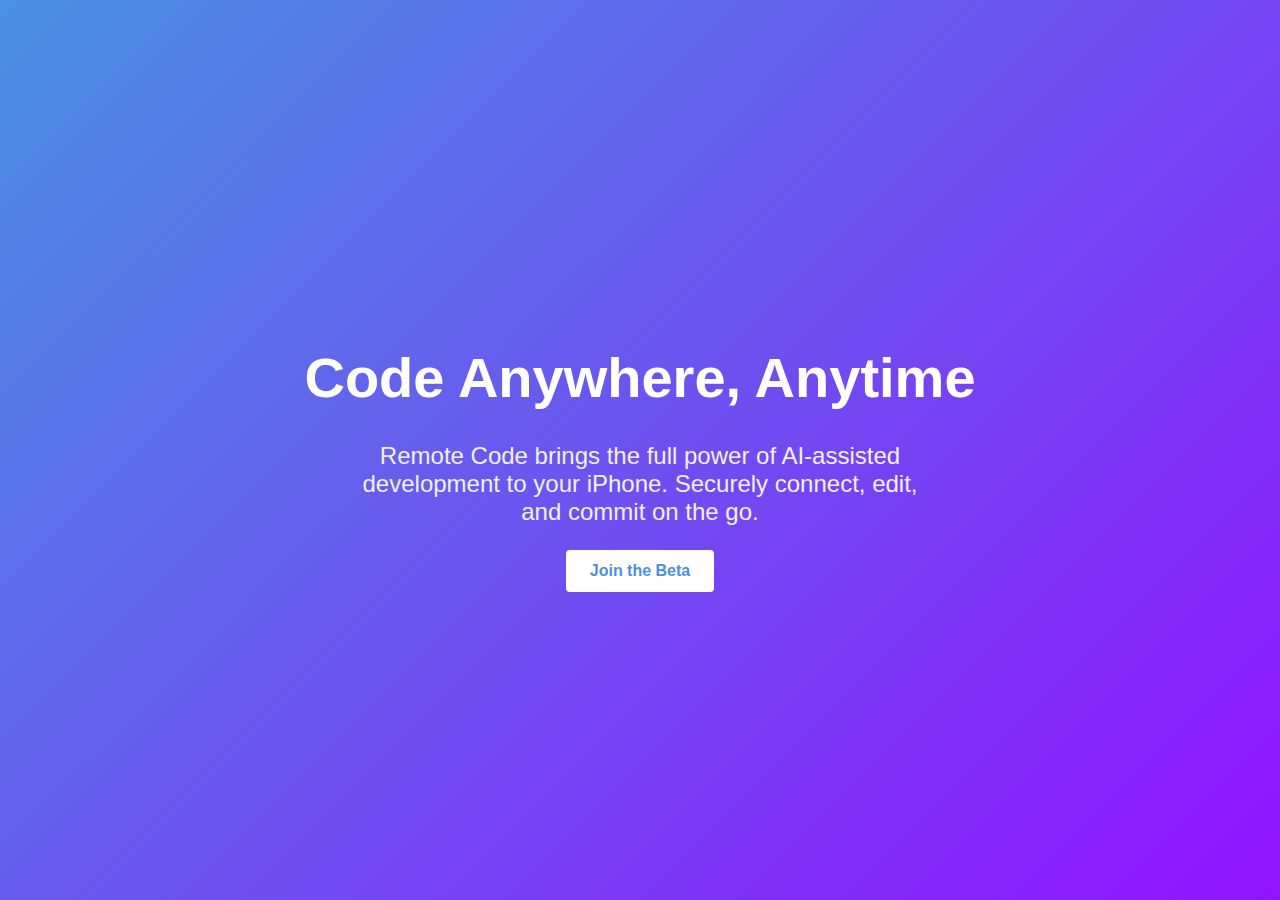
<file: public/index.html>
<!DOCTYPE html>
<html lang="en">
<head>
  <meta charset="UTF-8">
  <meta name="viewport" content="width=device-width,initial-scale=1">
  <title>Remote Code – Code Anywhere on Your iPhone</title>
  <style>
    body { margin:0; font-family:-apple-system, sans-serif; color:#333; }
    .hero { display:flex; flex-direction:column; align-items:center; justify-content:center;
            height:100vh; background:linear-gradient(135deg,#4A90E2,#9013FE); text-align:center; padding:0 1rem; }
    .hero h1 { font-size:2.5rem; color:#fff; margin-bottom:0.5rem; }
    .hero p { font-size:1.25rem; color:#f0f0f0; margin-bottom:1.5rem; max-width:600px; }
    .hero .cta { display:inline-block; padding:0.75rem 1.5rem; font-size:1rem; color:#4A90E2;
                 background:#fff; border-radius:4px; text-decoration:none; font-weight:600; }
    @media(min-width:600px) {
      .hero h1 { font-size:3.5rem; }
      .hero p { font-size:1.5rem; }
    }
  </style>
</head>
<body>
  <section class="hero">
    <h1>Code Anywhere, Anytime</h1>
    <p>Remote Code brings the full power of AI-assisted development to your iPhone. Securely connect, edit, and commit on the go.</p>
    <a href="#signup" class="cta">Join the Beta</a>
  </section>
</body>
</html>
</file>
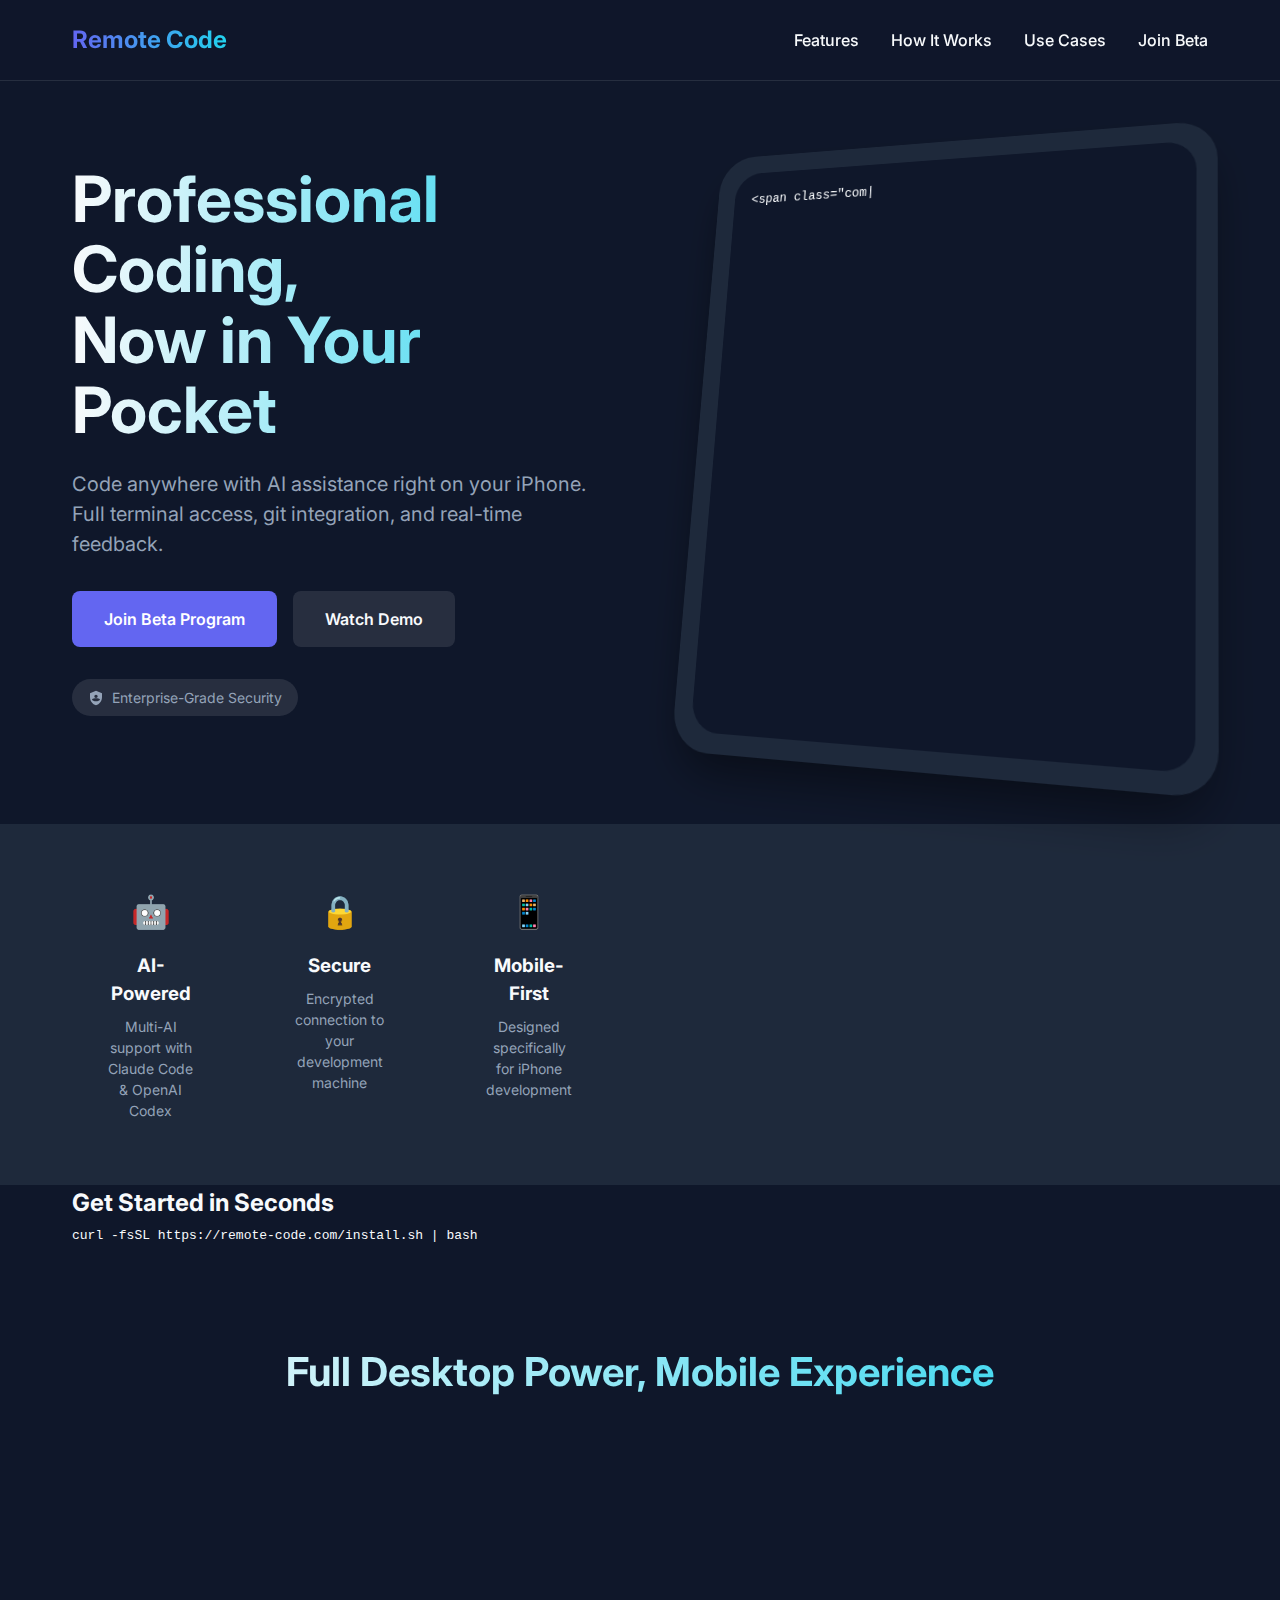
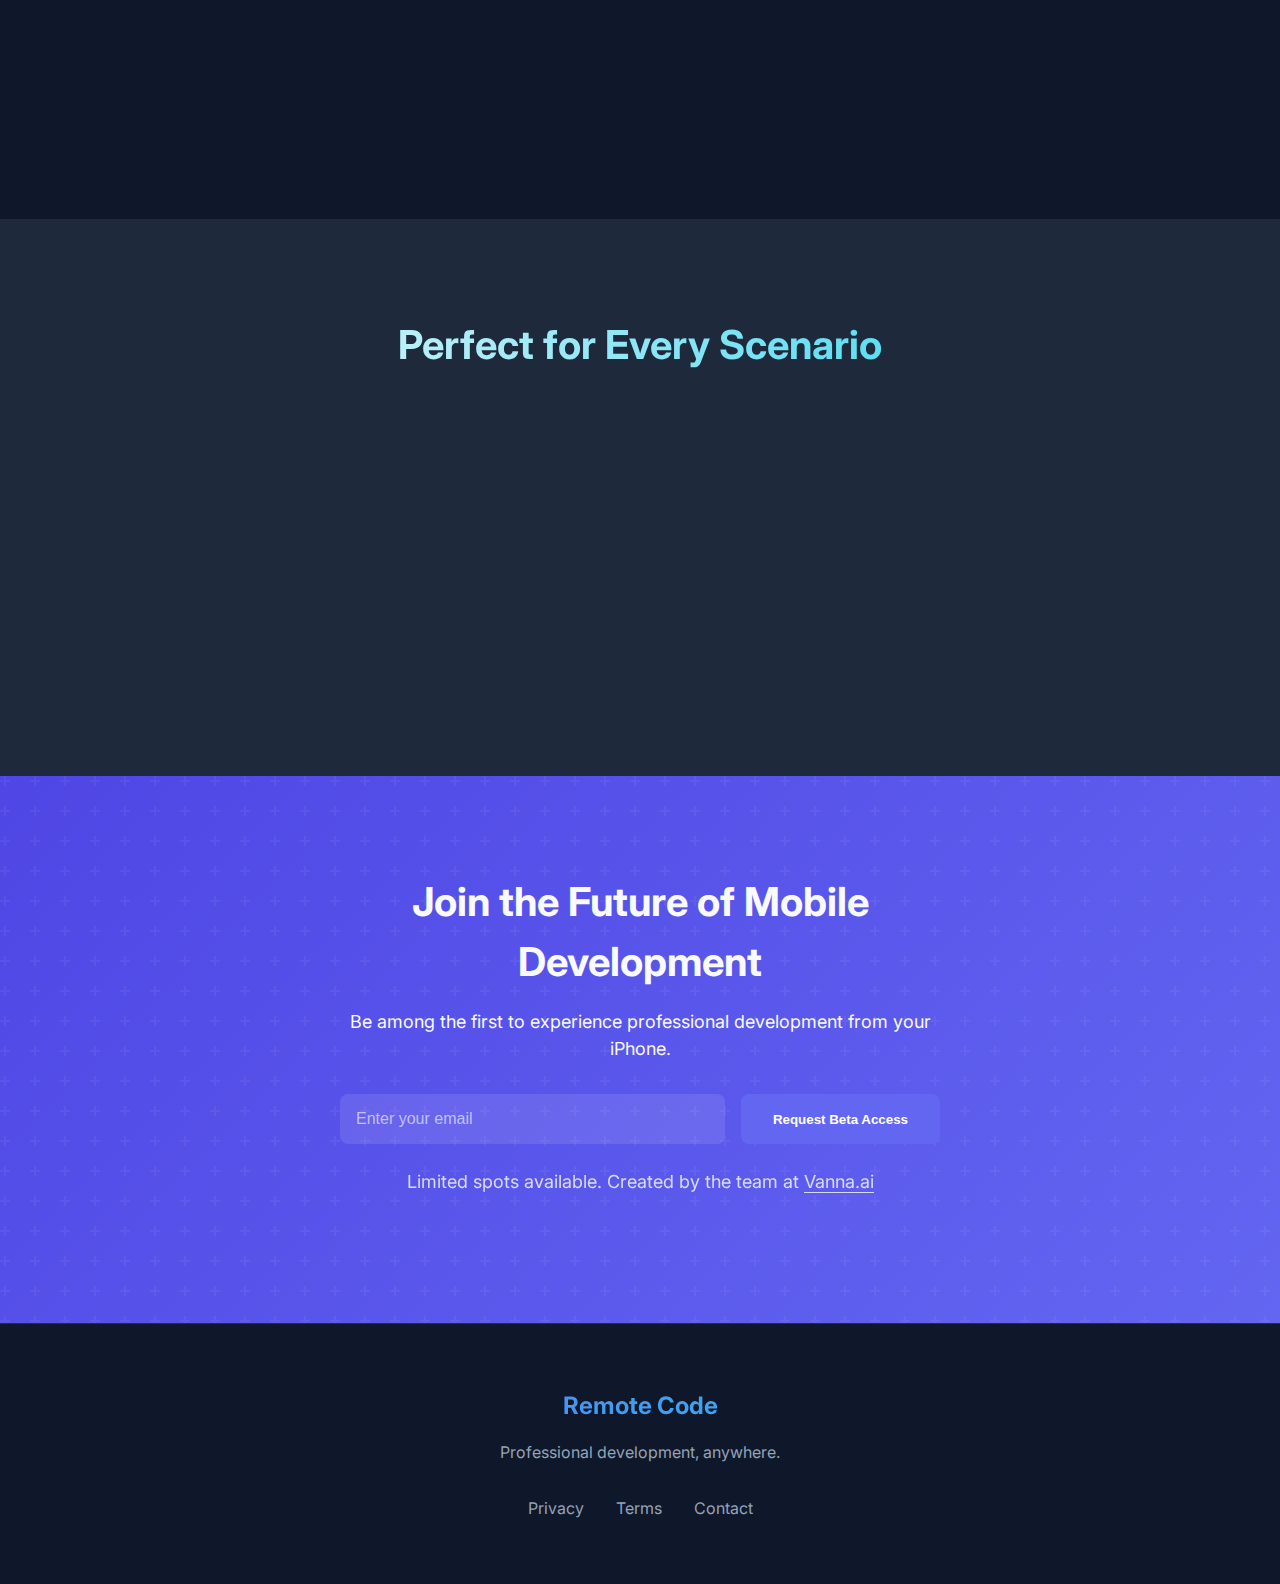
<file: sample-landing-page/codebuff/index.html>
<!DOCTYPE html>
<html lang="en">
<head>
    <meta charset="UTF-8">
    <meta name="viewport" content="width=device-width, initial-scale=1.0">
    <title>Remote Code - Professional Development on iPhone</title>
    <meta name="description" content="Code anywhere with AI assistance right on your iPhone. Full terminal access, git integration, and real-time feedback.">
    <link rel="stylesheet" href="styles.css">
    <link rel="preconnect" href="https://fonts.googleapis.com">
    <link rel="preconnect" href="https://fonts.gstatic.com" crossorigin>
    <link href="https://fonts.googleapis.com/css2?family=Inter:wght@400;500;600;700&display=swap" rel="stylesheet">
</head>
<body class="dark-mode">
    <nav class="navbar">
        <div class="container">
            <div class="logo">Remote Code</div>
            <div class="nav-links">
                <a href="#features">Features</a>
                <a href="#how-it-works">How It Works</a>
                <a href="#use-cases">Use Cases</a>
                <a href="#beta" class="cta-button">Join Beta</a>
            </div>
        </div>
    </nav>

    <header class="hero">
        <div class="container">
            <div class="hero-content">
                <h1>Professional Coding,<br>Now in Your Pocket</h1>
                <p class="subtitle">Code anywhere with AI assistance right on your iPhone. Full terminal access, git integration, and real-time feedback.</p>
                <div class="cta-group">
                    <a href="#beta" class="primary-button">Join Beta Program</a>
                    <a href="#demo" class="secondary-button">Watch Demo</a>
                </div>
                <div class="security-badge">
                    <svg class="icon" viewBox="0 0 24 24">
                        <path d="M12 1L3 5v6c0 5.55 3.84 10.74 9 12 5.16-1.26 9-6.45 9-12V5l-9-4zm0 6c1.4 0 2.5 1.1 2.5 2.5S13.4 12 12 12s-2.5-1.1-2.5-2.5S10.6 7 12 7zm0 10c-2.7 0-5.8-1.29-6-2.9 1.2-1.1 3.5-1.6 6-1.6s4.8.5 6 1.6c-.2 1.61-3.3 2.9-6 2.9z"/>
                    </svg>
                    Enterprise-Grade Security
                </div>
            </div>
            <div class="hero-image">
                <div class="phone-mockup">
                    <div class="screen">
                        <pre class="code-preview">
<span class="comment">// AI-assisted coding on the go</span>
function optimizeCode() {
    const ai = new AIAssistant();
    return ai.suggest(currentCode);
}</pre>
                    </div>
                </div>
            </div>
        </div>
        <div class="hero-features">
            <div class="container">
                <div class="feature-grid">
                    <div class="feature-item">
                        <div class="feature-icon">🤖</div>
                        <h3>AI-Powered</h3>
                        <p>Multi-AI support with Claude Code & OpenAI Codex</p>
                    </div>
                    <div class="feature-item">
                        <div class="feature-icon">🔒</div>
                        <h3>Secure</h3>
                        <p>Encrypted connection to your development machine</p>
                    </div>
                    <div class="feature-item">
                        <div class="feature-icon">📱</div>
                        <h3>Mobile-First</h3>
                        <p>Designed specifically for iPhone development</p>
                    </div>
                </div>
            </div>
        </div>
    </header>

    <section id="installation" class="installation-section">
        <div class="container">
            <h2>Get Started in Seconds</h2>
            <div class="terminal">
                <div class="terminal-header">
                    <span class="dot red"></span>
                    <span class="dot yellow"></span>
                    <span class="dot green"></span>
                </div>
                <code>curl -fsSL https://remote-code.com/install.sh | bash</code>
            </div>
        </div>
    </section>

    <section id="features" class="features-section">
        <div class="container">
            <h2>Full Desktop Power, Mobile Experience</h2>
            <div class="features-grid">
                <div class="feature-card">
                    <div class="feature-icon">⚡️</div>
                    <h3>Terminal Access</h3>
                    <p>Complete terminal access with mobile-optimized controls for seamless development</p>
                </div>
                <div class="feature-card">
                    <div class="feature-icon">🔄</div>
                    <h3>Git Integration</h3>
                    <p>Full support for repositories, status checking, and committing changes on the go</p>
                </div>
                <div class="feature-card">
                    <div class="feature-icon">📊</div>
                    <h3>Real-time Feedback</h3>
                    <p>Instant feedback including test results and error reporting</p>
                </div>
                <div class="feature-card">
                    <div class="feature-icon">🔐</div>
                    <h3>Secure Connection</h3>
                    <p>Enterprise-grade encryption protects your codebase and data</p>
                </div>
            </div>
        </div>
    </section>

    <section id="use-cases" class="use-cases-section">
        <div class="container">
            <h2>Perfect for Every Scenario</h2>
            <div class="use-cases-grid">
                <div class="use-case-card">
                    <div class="use-case-icon">🚨</div>
                    <h3>Quick Fixes</h3>
                    <p>Address urgent issues without needing to open a laptop</p>
                </div>
                <div class="use-case-card">
                    <div class="use-case-icon">🚇</div>
                    <h3>On-the-go Development</h3>
                    <p>Continue working on projects during commutes or travel</p>
                </div>
                <div class="use-case-card">
                    <div class="use-case-icon">👥</div>
                    <h3>Code Reviews</h3>
                    <p>Review and approve PRs from anywhere</p>
                </div>
                <div class="use-case-card">
                    <div class="use-case-icon">🤝</div>
                    <h3>Pair Programming</h3>
                    <p>Collaborate remotely with the power of AI assistance</p>
                </div>
            </div>
        </div>
    </section>

    <section id="beta" class="beta-section">
        <div class="container">
            <div class="beta-content">
                <h2>Join the Future of Mobile Development</h2>
                <p>Be among the first to experience professional development from your iPhone.</p>
                <form class="beta-form" aria-label="Beta signup form">
                    <input type="email" placeholder="Enter your email" required aria-label="Email address">
                    <button type="submit" class="primary-button">Request Beta Access</button>
                </form>
                <p class="beta-note">Limited spots available. Created by the team at <a href="https://vanna.ai" class="link">Vanna.ai</a></p>
            </div>
        </div>
    </section>

    <footer class="footer">
        <div class="container">
            <div class="footer-content">
                <div class="footer-logo">Remote Code</div>
                <p>Professional development, anywhere.</p>
                <div class="footer-links">
                    <a href="#">Privacy</a>
                    <a href="#">Terms</a>
                    <a href="#">Contact</a>
                </div>
            </div>
        </div>
    </footer>

    <script src="script.js" defer></script>
</body>
</html>
</file>
<file: sample-landing-page/codebuff/styles.css>
:root {
    --primary: #6366f1;
    --primary-dark: #4f46e5;
    --background: #0f172a;
    --surface: #1e293b;
    --text: #f8fafc;
    --text-secondary: #94a3b8;
    --accent: #22d3ee;
    --danger: #ef4444;
    --warning: #eab308;
    --success: #22c55e;
}

* {
    margin: 0;
    padding: 0;
    box-sizing: border-box;
}

body {
    font-family: 'Inter', -apple-system, BlinkMacSystemFont, sans-serif;
    line-height: 1.5;
    color: var(--text);
    background: var(--background);
}

.container {
    max-width: 1200px;
    margin: 0 auto;
    padding: 0 2rem;
}

/* Navbar */
.navbar {
    position: fixed;
    top: 0;
    left: 0;
    right: 0;
    background: rgba(15, 23, 42, 0.8);
    backdrop-filter: blur(12px);
    border-bottom: 1px solid rgba(255, 255, 255, 0.1);
    z-index: 1000;
}

.navbar .container {
    display: flex;
    justify-content: space-between;
    align-items: center;
    height: 80px;
}

.logo {
    font-weight: 700;
    font-size: 1.5rem;
    background: linear-gradient(to right, var(--primary), var(--accent));
    -webkit-background-clip: text;
    color: transparent;
}

.nav-links {
    display: flex;
    gap: 2rem;
    align-items: center;
}

.nav-links a {
    color: var(--text);
    text-decoration: none;
    font-weight: 500;
    transition: color 0.3s ease;
}

.nav-links a:hover {
    color: var(--primary);
}

/* Hero Section */
.hero {
    padding: 120px 0 0;
    min-height: 100vh;
    display: flex;
    flex-direction: column;
}

.hero .container {
    display: grid;
    grid-template-columns: 1fr 1fr;
    gap: 4rem;
    align-items: center;
}

.hero-content {
    max-width: 600px;
}

h1 {
    font-size: 4rem;
    line-height: 1.1;
    margin-bottom: 1.5rem;
    background: linear-gradient(to right, var(--text), var(--accent));
    -webkit-background-clip: text;
    color: transparent;
}

.subtitle {
    font-size: 1.25rem;
    color: var(--text-secondary);
    margin-bottom: 2rem;
}

.cta-group {
    display: flex;
    gap: 1rem;
    margin-bottom: 2rem;
}

.primary-button {
    background: var(--primary);
    color: white;
    padding: 1rem 2rem;
    border-radius: 8px;
    text-decoration: none;
    font-weight: 600;
    transition: all 0.3s ease;
}

.primary-button:hover {
    background: var(--primary-dark);
    transform: translateY(-2px);
}

.secondary-button {
    background: rgba(255, 255, 255, 0.1);
    color: var(--text);
    padding: 1rem 2rem;
    border-radius: 8px;
    text-decoration: none;
    font-weight: 600;
    transition: all 0.3s ease;
}

.secondary-button:hover {
    background: rgba(255, 255, 255, 0.2);
    transform: translateY(-2px);
}

.security-badge {
    display: inline-flex;
    align-items: center;
    gap: 0.5rem;
    padding: 0.5rem 1rem;
    background: rgba(255, 255, 255, 0.1);
    border-radius: 100px;
    font-size: 0.875rem;
    color: var(--text-secondary);
}

.security-badge .icon {
    width: 1rem;
    height: 1rem;
    fill: currentColor;
}

/* Phone Mockup */
.hero-image {
    position: relative;
}

.phone-mockup {
    background: var(--surface);
    border-radius: 40px;
    padding: 20px;
    box-shadow: 0 25px 50px -12px rgba(0, 0, 0, 0.5);
    transform: perspective(1000px) rotateY(-15deg) rotateX(10deg);
    transition: transform 0.3s ease;
}

.phone-mockup:hover {
    transform: perspective(1000px) rotateY(-10deg) rotateX(5deg);
}

.screen {
    background: var(--background);
    border-radius: 30px;
    padding: 20px;
    height: 600px;
    overflow: hidden;
}

.code-preview {
    font-family: 'SF Mono', 'Consolas', monospace;
    font-size: 0.875rem;
    line-height: 1.7;
    color: var(--text);
}

.code-preview .comment {
    color: var(--text-secondary);
}

/* Feature Grid */
.hero-features {
    margin-top: 4rem;
    padding: 2rem 0;
    background: var(--surface);
}

.feature-grid {
    display: grid;
    grid-template-columns: repeat(3, 1fr);
    gap: 2rem;
}

.feature-item {
    text-align: center;
    padding: 2rem;
}

.feature-icon {
    font-size: 2rem;
    margin-bottom: 1rem;
}

.feature-item h3 {
    color: var(--text);
    margin-bottom: 0.5rem;
}

.feature-item p {
    color: var(--text-secondary);
    font-size: 0.875rem;
}

/* Features Section */
.features-section {
    padding: 6rem 0;
    background: var(--background);
}

.features-section h2 {
    text-align: center;
    font-size: 2.5rem;
    margin-bottom: 3rem;
    background: linear-gradient(to right, var(--text), var(--accent));
    -webkit-background-clip: text;
    color: transparent;
}

.features-grid {
    display: grid;
    grid-template-columns: repeat(auto-fit, minmax(250px, 1fr));
    gap: 2rem;
}

.feature-card {
    background: var(--surface);
    padding: 2rem;
    border-radius: 16px;
    text-align: center;
    transition: transform 0.3s ease;
}

.feature-card:hover {
    transform: translateY(-5px);
}

.feature-card .feature-icon {
    font-size: 2.5rem;
    margin-bottom: 1rem;
}

.feature-card h3 {
    color: var(--text);
    margin-bottom: 1rem;
}

.feature-card p {
    color: var(--text-secondary);
    font-size: 0.875rem;
    line-height: 1.6;
}

/* Use Cases Section */
.use-cases-section {
    padding: 6rem 0;
    background: var(--surface);
}

.use-cases-section h2 {
    text-align: center;
    font-size: 2.5rem;
    margin-bottom: 3rem;
    background: linear-gradient(to right, var(--text), var(--accent));
    -webkit-background-clip: text;
    color: transparent;
}

.use-cases-grid {
    display: grid;
    grid-template-columns: repeat(auto-fit, minmax(250px, 1fr));
    gap: 2rem;
}

.use-case-card {
    background: var(--background);
    padding: 2rem;
    border-radius: 16px;
    text-align: center;
    transition: all 0.3s ease;
}

.use-case-card:hover {
    transform: translateY(-5px);
    box-shadow: 0 20px 40px -20px rgba(0, 0, 0, 0.3);
}

.use-case-icon {
    font-size: 2.5rem;
    margin-bottom: 1rem;
}

.use-case-card h3 {
    color: var(--text);
    margin-bottom: 1rem;
}

.use-case-card p {
    color: var(--text-secondary);
    font-size: 0.875rem;
    line-height: 1.6;
}

/* Beta Section */
.beta-section {
    padding: 6rem 0;
    background: linear-gradient(135deg, var(--primary-dark), var(--primary));
    position: relative;
    overflow: hidden;
}

.beta-section::before {
    content: '';
    position: absolute;
    top: 0;
    left: 0;
    right: 0;
    bottom: 0;
    background: url("data:image/svg+xml,%3Csvg width='60' height='60' viewBox='0 0 60 60' xmlns='http://www.w3.org/2000/svg'%3E%3Cg fill='none' fill-rule='evenodd'%3E%3Cg fill='%23ffffff' fill-opacity='0.05'%3E%3Cpath d='M36 34v-4h-2v4h-4v2h4v4h2v-4h4v-2h-4zm0-30V0h-2v4h-4v2h4v4h2V6h4V4h-4zM6 34v-4H4v4H0v2h4v4h2v-4h4v-2H6zM6 4V0H4v4H0v2h4v4h2V6h4V4H6z'/%3E%3C/g%3E%3C/g%3E%3C/svg%3E");
}

.beta-content {
    position: relative;
    text-align: center;
    max-width: 600px;
    margin: 0 auto;
}

.beta-section h2 {
    color: var(--text);
    font-size: 2.5rem;
    margin-bottom: 1rem;
}

.beta-section p {
    color: var(--text);
    margin-bottom: 2rem;
    font-size: 1.125rem;
}

.beta-form {
    display: flex;
    gap: 1rem;
    margin-bottom: 1.5rem;
}

.beta-form input {
    flex: 1;
    padding: 1rem;
    border: none;
    border-radius: 8px;
    background: rgba(255, 255, 255, 0.1);
    color: var(--text);
    font-size: 1rem;
}

.beta-form input::placeholder {
    color: rgba(255, 255, 255, 0.6);
}

.beta-form button {
    border: none;
    cursor: pointer;
}

.beta-note {
    font-size: 0.875rem;
    opacity: 0.8;
}

.link {
    color: var(--text);
    text-decoration: none;
    border-bottom: 1px solid currentColor;
}

.link:hover {
    opacity: 0.8;
}

/* Footer */
.footer {
    padding: 4rem 0;
    background: var(--background);
    border-top: 1px solid rgba(255, 255, 255, 0.1);
}

.footer-content {
    text-align: center;
}

.footer-logo {
    font-weight: 700;
    font-size: 1.5rem;
    background: linear-gradient(to right, var(--primary), var(--accent));
    -webkit-background-clip: text;
    color: transparent;
    margin-bottom: 1rem;
}

.footer p {
    color: var(--text-secondary);
    margin-bottom: 2rem;
}

.footer-links {
    display: flex;
    justify-content: center;
    gap: 2rem;
}

.footer-links a {
    color: var(--text-secondary);
    text-decoration: none;
    transition: color 0.3s ease;
}

.footer-links a:hover {
    color: var(--text);
}

/* Mobile Menu Button */
.mobile-menu-button {
    display: none;
    background: none;
    border: none;
    color: var(--text);
    cursor: pointer;
    padding: 0.5rem;
}

@media (max-width: 768px) {
    .mobile-menu-button {
        display: block;
    }

    .nav-links {
        position: fixed;
        top: 80px;
        left: 0;
        right: 0;
        background: var(--surface);
        padding: 2rem;
        flex-direction: column;
        align-items: center;
        transform: translateY(-100%);
        transition: transform 0.3s ease;
    }

    .nav-links.active {
        transform: translateY(0);
    }
}

/* Form Success Message */
.success-message {
    display: flex;
    align-items: center;
    gap: 0.5rem;
    background: rgba(255, 255, 255, 0.1);
    padding: 1rem;
    border-radius: 8px;
    color: var(--success);
}

.success-message svg {
    fill: currentColor;
}

/* Scroll Animations */
.feature-card,
.use-case-card {
    opacity: 0;
    transform: translateY(20px);
    transition: opacity 0.6s ease, transform 0.6s ease;
}

.feature-card.animate,
.use-case-card.animate {
    opacity: 1;
    transform: translateY(0);
}

/* Stagger animation delays */
.feature-card:nth-child(1),
.use-case-card:nth-child(1) { transition-delay: 0s; }
.feature-card:nth-child(2),
.use-case-card:nth-child(2) { transition-delay: 0.1s; }
.feature-card:nth-child(3),
.use-case-card:nth-child(3) { transition-delay: 0.2s; }
.feature-card:nth-child(4),
.use-case-card:nth-child(4) { transition-delay: 0.3s; }

/* Code Preview Animation */
.code-preview {
    position: relative;
}

.code-preview::after {
    content: '|';
    position: absolute;
    animation: blink 1s infinite;
}

@keyframes blink {
    50% { opacity: 0; }
}

/* Button and Input Focus States */
.primary-button:focus,
.secondary-button:focus,
.beta-form input:focus {
    outline: none;
    box-shadow: 0 0 0 3px rgba(99, 102, 241, 0.5);
}

/* Improved Touch Targets for Mobile */
@media (max-width: 768px) {
    .nav-links a,
    .footer-links a {
        padding: 0.75rem;
    }

    .primary-button,
    .secondary-button {
        padding: 1.25rem 2.5rem;
    }
}

/* Hero Section */
.hero {
    padding: 120px 0 0;
    min-height: 100vh;
    display: flex;
    flex-direction: column;
}

.hero .container {
    display: grid;
    grid-template-columns: 1fr 1fr;
    gap: 4rem;
    align-items: center;
}

.hero-content {
    max-width: 600px;
}

h1 {
    font-size: 4rem;
    line-height: 1.1;
    margin-bottom: 1.5rem;
    background: linear-gradient(to right, var(--text), var(--accent));
    -webkit-background-clip: text;
    color: transparent;
}

.subtitle {
    font-size: 1.25rem;
    color: var(--text-secondary);
    margin-bottom: 2rem;
}

.cta-group {
    display: flex;
    gap: 1rem;
    margin-bottom: 2rem;
}

.primary-button {
    background: var(--primary);
    color: white;
    padding: 1rem 2rem;
    border-radius: 8px;
    text-decoration: none;
    font-weight: 600;
    transition: all 0.3s ease;
}

.primary-button:hover {
    background: var(--primary-dark);
    transform: translateY(-2px);
}

.secondary-button {
    background: rgba(255, 255, 255, 0.1);
    color: var(--text);
    padding: 1rem 2rem;
    border-radius: 8px;
    text-decoration: none;
    font-weight: 600;
    transition: all 0.3s ease;
}

.secondary-button:hover {
    background: rgba(255, 255, 255, 0.2);
    transform: translateY(-2px);
}

.security-badge {
    display: inline-flex;
    align-items: center;
    gap: 0.5rem;
    padding: 0.5rem 1rem;
    background: rgba(255, 255, 255, 0.1);
    border-radius: 100px;
    font-size: 0.875rem;
    color: var(--text-secondary);
}

.security-badge .icon {
    width: 1rem;
    height: 1rem;
    fill: currentColor;
}

/* Phone Mockup */
.hero-image {
    position: relative;
}

.phone-mockup {
    background: var(--surface);
    border-radius: 40px;
    padding: 20px;
    box-shadow: 0 25px 50px -12px rgba(0, 0, 0, 0.5);
    transform: perspective(1000px) rotateY(-15deg) rotateX(10deg);
    transition: transform 0.3s ease;
}

.phone-mockup:hover {
    transform: perspective(1000px) rotateY(-10deg) rotateX(5deg);
}

.screen {
    background: var(--background);
    border-radius: 30px;
    padding: 20px;
    height: 600px;
    overflow: hidden;
}

.code-preview {
    font-family: 'SF Mono', 'Consolas', monospace;
    font-size: 0.875rem;
    line-height: 1.7;
    color: var(--text);
}

.code-preview .comment {
    color: var(--text-secondary);
}

/* Feature Grid */
.hero-features {
    margin-top: 4rem;
    padding: 2rem 0;
    background: var(--surface);
}

.feature-grid {
    display: grid;
    grid-template-columns: repeat(3, 1fr);
    gap: 2rem;
}

.feature-item {
    text-align: center;
    padding: 2rem;
}

.feature-icon {
    font-size: 2rem;
    margin-bottom: 1rem;
}

.feature-item h3 {
    color: var(--text);
    margin-bottom: 0.5rem;
}

.feature-item p {
    color: var(--text-secondary);
    font-size: 0.875rem;
}

/* Features Section */
.features-section {
    padding: 6rem 0;
    background: var(--background);
}

.features-section h2 {
    text-align: center;
    font-size: 2.5rem;
    margin-bottom: 3rem;
    background: linear-gradient(to right, var(--text), var(--accent));
    -webkit-background-clip: text;
    color: transparent;
}

.features-grid {
    display: grid;
    grid-template-columns: repeat(auto-fit, minmax(250px, 1fr));
    gap: 2rem;
}

.feature-card {
    background: var(--surface);
    padding: 2rem;
    border-radius: 16px;
    text-align: center;
    transition: transform 0.3s ease;
}

.feature-card:hover {
    transform: translateY(-5px);
}

.feature-card .feature-icon {
    font-size: 2.5rem;
    margin-bottom: 1rem;
}

.feature-card h3 {
    color: var(--text);
    margin-bottom: 1rem;
}

.feature-card p {
    color: var(--text-secondary);
    font-size: 0.875rem;
    line-height: 1.6;
}

/* Use Cases Section */
.use-cases-section {
    padding: 6rem 0;
    background: var(--surface);
}

.use-cases-section h2 {
    text-align: center;
    font-size: 2.5rem;
    margin-bottom: 3rem;
    background: linear-gradient(to right, var(--text), var(--accent));
    -webkit-background-clip: text;
    color: transparent;
}

.use-cases-grid {
    display: grid;
    grid-template-columns: repeat(auto-fit, minmax(250px, 1fr));
    gap: 2rem;
}

.use-case-card {
    background: var(--background);
    padding: 2rem;
    border-radius: 16px;
    text-align: center;
    transition: all 0.3s ease;
}

.use-case-card:hover {
    transform: translateY(-5px);
    box-shadow: 0 20px 40px -20px rgba(0, 0, 0, 0.3);
}

.use-case-icon {
    font-size: 2.5rem;
    margin-bottom: 1rem;
}

.use-case-card h3 {
    color: var(--text);
    margin-bottom: 1rem;
}

.use-case-card p {
    color: var(--text-secondary);
    font-size: 0.875rem;
    line-height: 1.6;
}

/* Beta Section */
.beta-section {
    padding: 6rem 0;
    background: linear-gradient(135deg, var(--primary-dark), var(--primary));
    position: relative;
    overflow: hidden;
}

.beta-section::before {
    content: '';
    position: absolute;
    top: 0;
    left: 0;
    right: 0;
    bottom: 0;
    background: url("data:image/svg+xml,%3Csvg width='60' height='60' viewBox='0 0 60 60' xmlns='http://www.w3.org/2000/svg'%3E%3Cg fill='none' fill-rule='evenodd'%3E%3Cg fill='%23ffffff' fill-opacity='0.05'%3E%3Cpath d='M36 34v-4h-2v4h-4v2h4v4h2v-4h4v-2h-4zm0-30V0h-2v4h-4v2h4v4h2V6h4V4h-4zM6 34v-4H4v4H0v2h4v4h2v-4h4v-2H6zM6 4V0H4v4H0v2h4v4h2V6h4V4H6z'/%3E%3C/g%3E%3C/g%3E%3C/svg%3E");
}

.beta-content {
    position: relative;
    text-align: center;
    max-width: 600px;
    margin: 0 auto;
}

.beta-section h2 {
    color: var(--text);
    font-size: 2.5rem;
    margin-bottom: 1rem;
}

.beta-section p {
    color: var(--text);
    margin-bottom: 2rem;
    font-size: 1.125rem;
}

.beta-form {
    display: flex;
    gap: 1rem;
    margin-bottom: 1.5rem;
}

.beta-form input {
    flex: 1;
    padding: 1rem;
    border: none;
    border-radius: 8px;
    background: rgba(255, 255, 255, 0.1);
    color: var(--text);
    font-size: 1rem;
}

.beta-form input::placeholder {
    color: rgba(255, 255, 255, 0.6);
}

.beta-form button {
    border: none;
    cursor: pointer;
}

.beta-note {
    font-size: 0.875rem;
    opacity: 0.8;
}

.link {
    color: var(--text);
    text-decoration: none;
    border-bottom: 1px solid currentColor;
}

.link:hover {
    opacity: 0.8;
}

/* Footer */
.footer {
    padding: 4rem 0;
    background: var(--background);
    border-top: 1px solid rgba(255, 255, 255, 0.1);
}

.footer-content {
    text-align: center;
}

.footer-logo {
    font-weight: 700;
    font-size: 1.5rem;
    background: linear-gradient(to right, var(--primary), var(--accent));
    -webkit-background-clip: text;
    color: transparent;
    margin-bottom: 1rem;
}

.footer p {
    color: var(--text-secondary);
    margin-bottom: 2rem;
}

.footer-links {
    display: flex;
    justify-content: center;
    gap: 2rem;
}

.footer-links a {
    color: var(--text-secondary);
    text-decoration: none;
    transition: color 0.3s ease;
}

.footer-links a:hover {
    color: var(--text);
}

/* Responsive Design */
@media (max-width: 1024px) {
    .hero .container {
        grid-template-columns: 1fr;
        text-align: center;
    }

    .hero-content {
        margin: 0 auto;
    }

    .cta-group {
        justify-content: center;
    }

    .security-badge {
        margin: 0 auto;
    }

    .feature-grid {
        grid-template-columns: 1fr;
    }
}

@media (max-width: 768px) {
    h1 {
        font-size: 3rem;
    }

    .nav-links {
        display: none;
    }

    .beta-form {
        flex-direction: column;
    }

    .features-grid,
    .use-cases-grid {
        grid-template-columns: 1fr;
    }

    .footer-links {
        flex-direction: column;
        gap: 1rem;
    }
}
</file>
